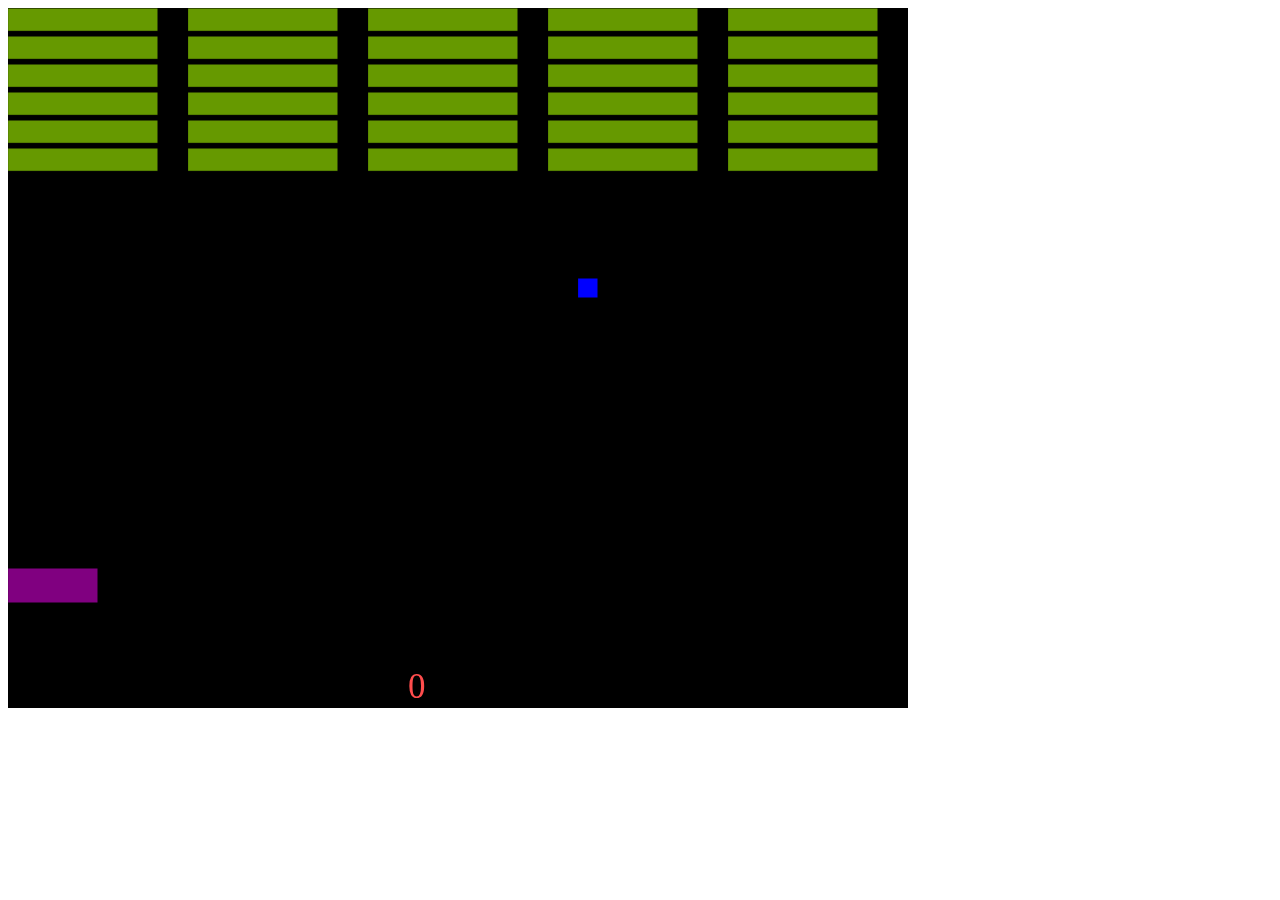
<file: breakout/index.html>
<!DOCTYPE html>
<html lang="cz">
<head>
    <meta charset="UTF-8">
    <meta http-equiv="X-UA-Compatible" content="IE=edge">
    <meta name="viewport" content="width=device-width, initial-scale=1.0">
    <title>Document</title>
</head>
<body>
    <script src="processing.js"></script>
    <script src="tridy.js"></script>
    <script src="sketch.js"></script>
</body>
</html>
</file>
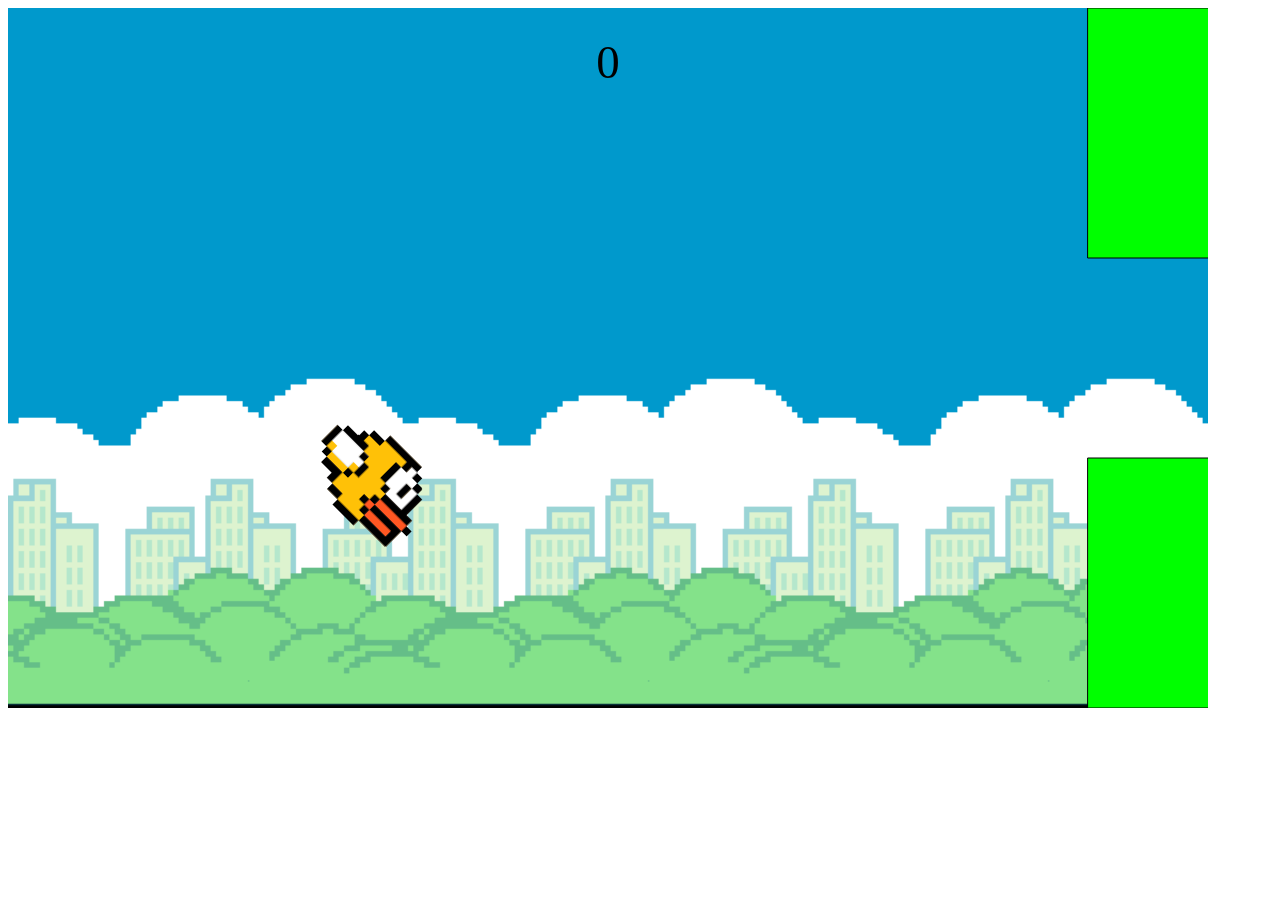
<file: flappy bird/index.html>
<!DOCTYPE html>
<html lang="cz">
<head>
    <meta charset="UTF-8">
    <meta http-equiv="X-UA-Compatible" content="IE=edge">
    <meta name="viewport" content="width=device-width, initial-scale=1.0">
    <title>Document</title>
</head>
<body>
    <script src="processing.js"></script>
    <script src="sketch.js"></script>
</body>
</html>
</file>
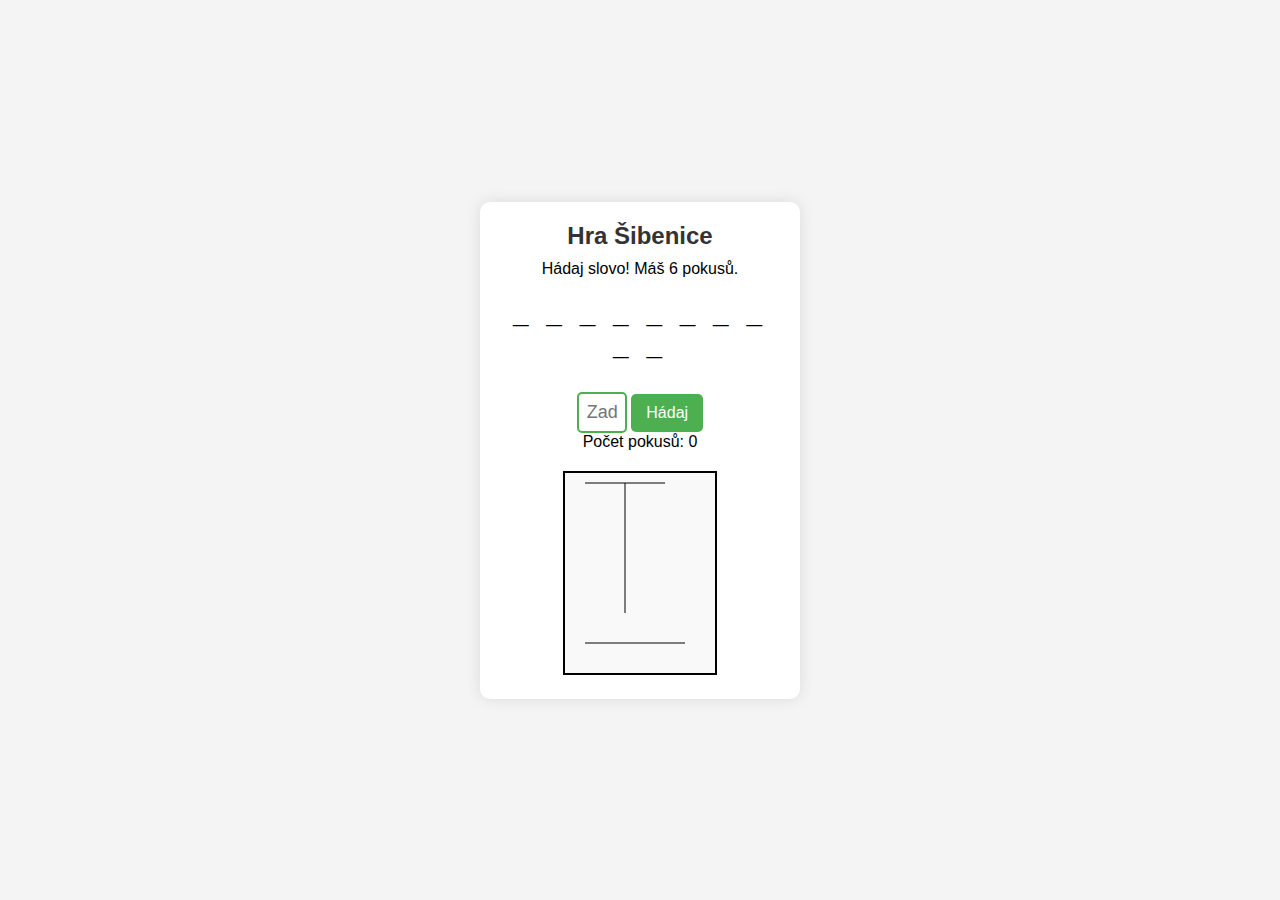
<file: hra2/index.html>
<!DOCTYPE html>
<html lang="cs">
<head>
    <meta charset="UTF-8">
    <meta name="viewport" content="width=device-width, initial-scale=1.0">
    <title>Hra Šibenice</title>
    <link rel="stylesheet" href="styles.css">
</head>
<body>
    <div id="game">
        <h1>Hra Šibenice</h1>
        <p>Hádaj slovo! Máš 6 pokusů.</p>
        <div id="wordDisplay"></div>
        <div>
            <input type="text" id="guessInput" maxlength="1" placeholder="Zadej písmeno" />
            <button id="guessButton">Hádaj</button>
        </div>
        <p id="message"></p>
        <p>Počet pokusů: <span id="attempts">0</span></p>
        <div id="hangmanDrawing">
            <canvas id="hangmanCanvas" width="150" height="200"></canvas>
        </div>
        <button id="resetButton" style="display:none;">Začít novou hru</button>
    </div>
    <script src="script.js"></script>
</body>
</html>
</file>
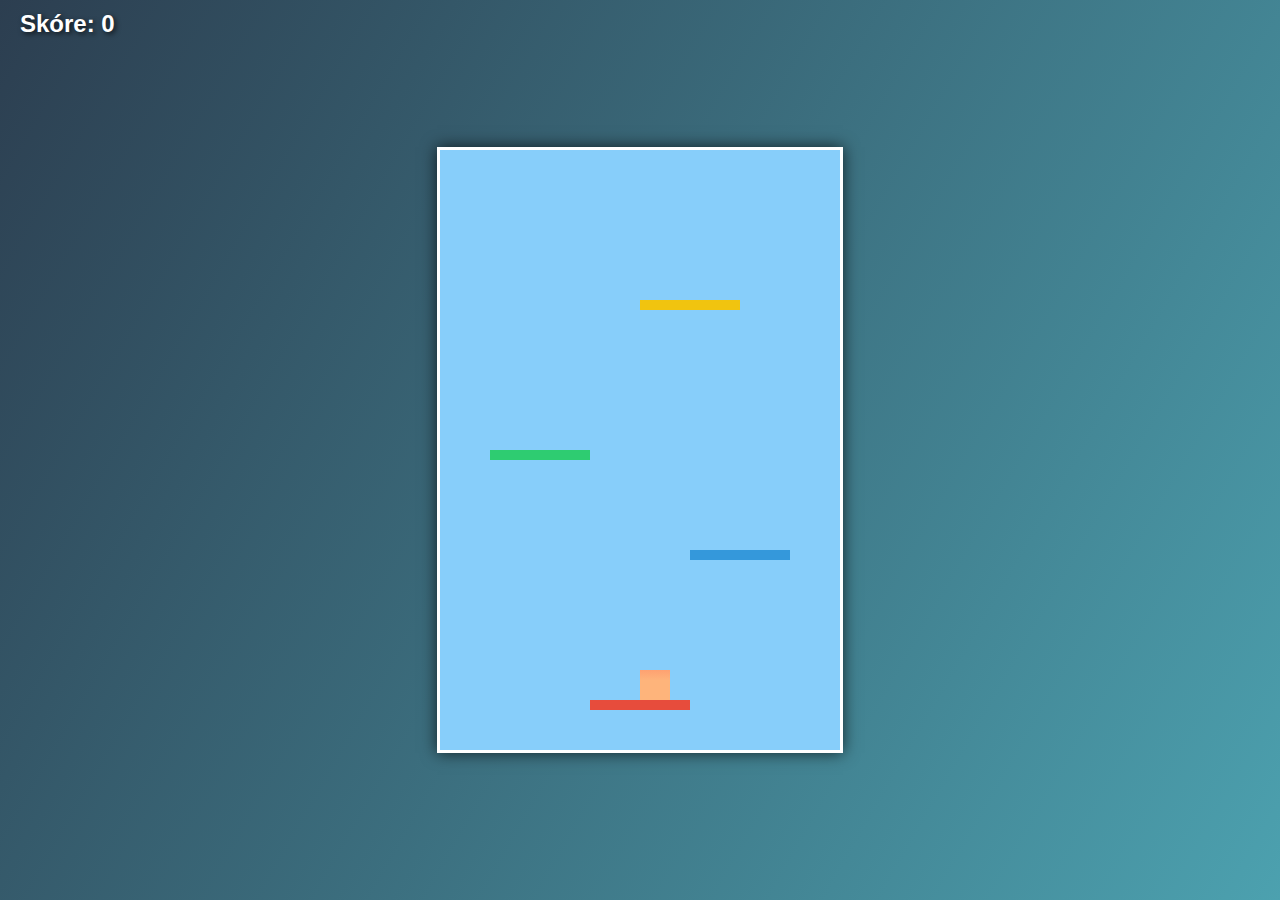
<file: hra3/index.html>
<!DOCTYPE html>
<html lang="cs">
<head>
  <meta charset="UTF-8">
  <title>Jump King Style Game</title>
  <style>
    /* Celkové nastavení pro tělo */
    body {
      display: flex;
      justify-content: center;
      align-items: center;
      height: 100vh;
      margin: 0;
      background: linear-gradient(120deg, #2c3e50, #4ca1af); /* Barevný přechod pro pozadí */
      overflow: hidden;
      font-family: 'Arial', sans-serif;
      color: white;
    }
 
    /* Styl pro canvas */
    canvas {
      border: 3px solid #ffffff;
      background-color: #87cefa; /* Světle modrá barva pozadí */
      box-shadow: 0 0 15px rgba(0, 0, 0, 0.7); /* Efekt stínu kolem canvasu */
      animation: glowingCanvas 1.5s ease-in-out infinite; /* Glowing efekt pro canvas */
    }
 
    /* Efekt záře kolem canvasu */
    @keyframes glowingCanvas {
      0% {
        box-shadow: 0 0 15px rgba(0, 0, 0, 0.7);
      }
      50% {
        box-shadow: 0 0 25px rgba(0, 255, 255, 0.7);
      }
      100% {
        box-shadow: 0 0 15px rgba(0, 0, 0, 0.7);
      }
    }
 
    /* Styl pro skóre */
    #scoreDisplay {
      position: absolute;
      top: 10px;
      left: 20px;
      color: #ffffff;
      font-size: 24px;
      font-weight: bold;
      text-shadow: 2px 2px 5px rgba(0, 0, 0, 0.7);
      font-family: 'Arial', sans-serif;
    }
 
    /* Pěkný styl pro tlačítka (pokud nějaká přidáme) */
    .btn {
      padding: 10px 20px;
      background-color: #3498db;
      color: white;
      border: none;
      font-size: 16px;
      cursor: pointer;
      border-radius: 5px;
      box-shadow: 0 0 10px rgba(0, 0, 0, 0.7);
      transition: all 0.3s ease;
    }
 
    .btn:hover {
      background-color: #2980b9;
      transform: scale(1.1);
    }
 
    /* Mód pro úpravu animací pro herní postavu */
    @keyframes jumpEffect {
      0% { transform: scale(1); }
      50% { transform: scale(1.1); }
      100% { transform: scale(1); }
    }
 
  </style>
</head>
<body>
  <div id="scoreDisplay">Skóre: 0</div>
  <canvas id="gameCanvas" width="400" height="600"></canvas>
  <script src="game.js"></script>
</body>
</html>
</file>
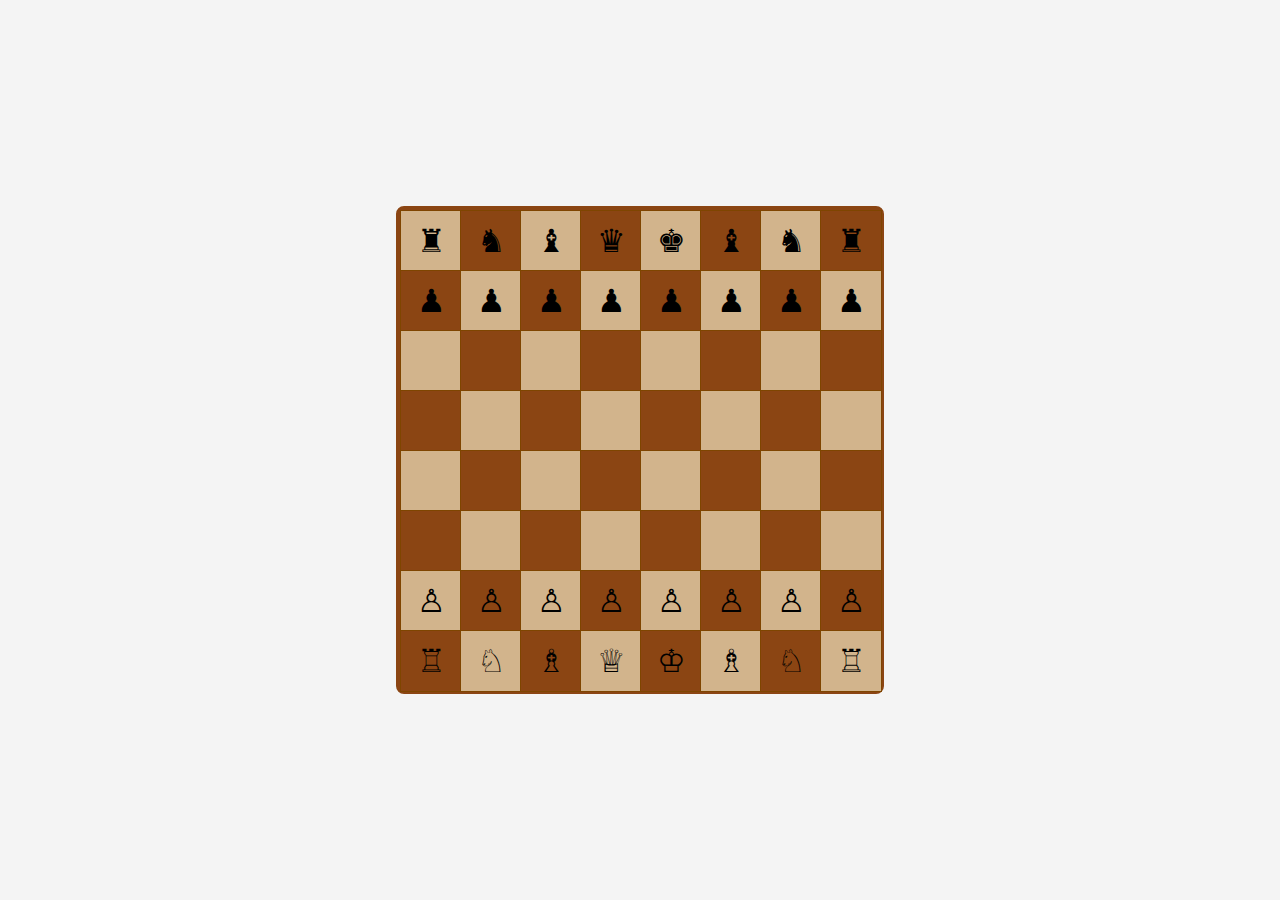
<file: hra4/index.html>
<!DOCTYPE html>
<html lang="cs">
<head>
    <meta charset="UTF-8">
    <meta name="viewport" content="width=device-width, initial-scale=1.0">
    <title>Šachovnice</title>
    <link rel="stylesheet" href="styles.css">
</head>
<body>
    <div class="board">
        <!-- Dynamicky naplníme šachovnici pomocí JavaScriptu -->
    </div>

    <script src="script.js"></script>
</body>
</html>
</file>
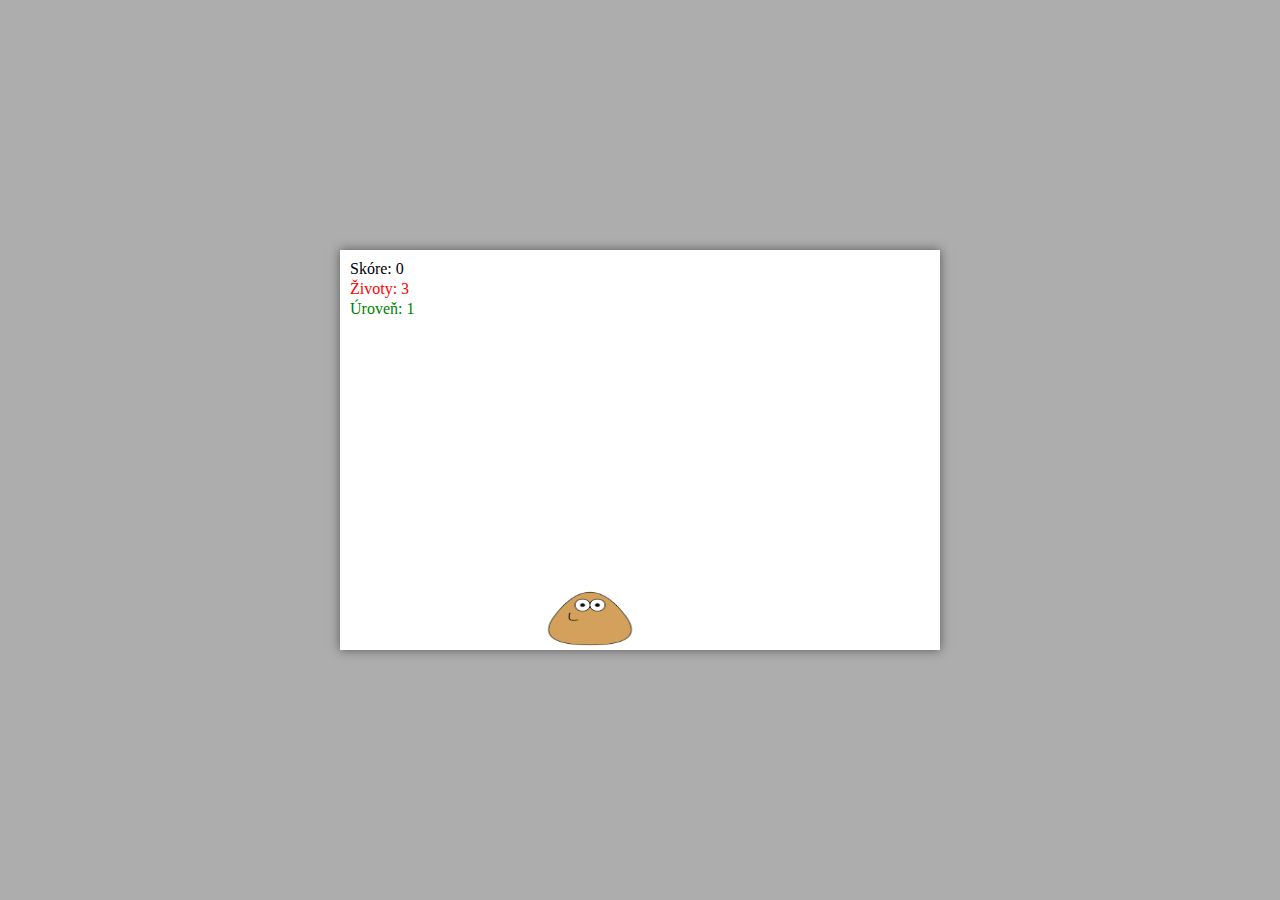
<file: pou/index.html>
<!DOCTYPE html>
<html lang="cs">
<head>
    <meta charset="UTF-8">
    <meta name="viewport" content="width=device-width, initial-scale=1.0">
    <title>Padající Čtverce</title>
    <link rel="stylesheet" href="styly.css">
</head>
<body>
<div id="gameArea">
    <div id="platform"></div>
</div>

<script src="script.js"></script>

</body>
</html>
</file>
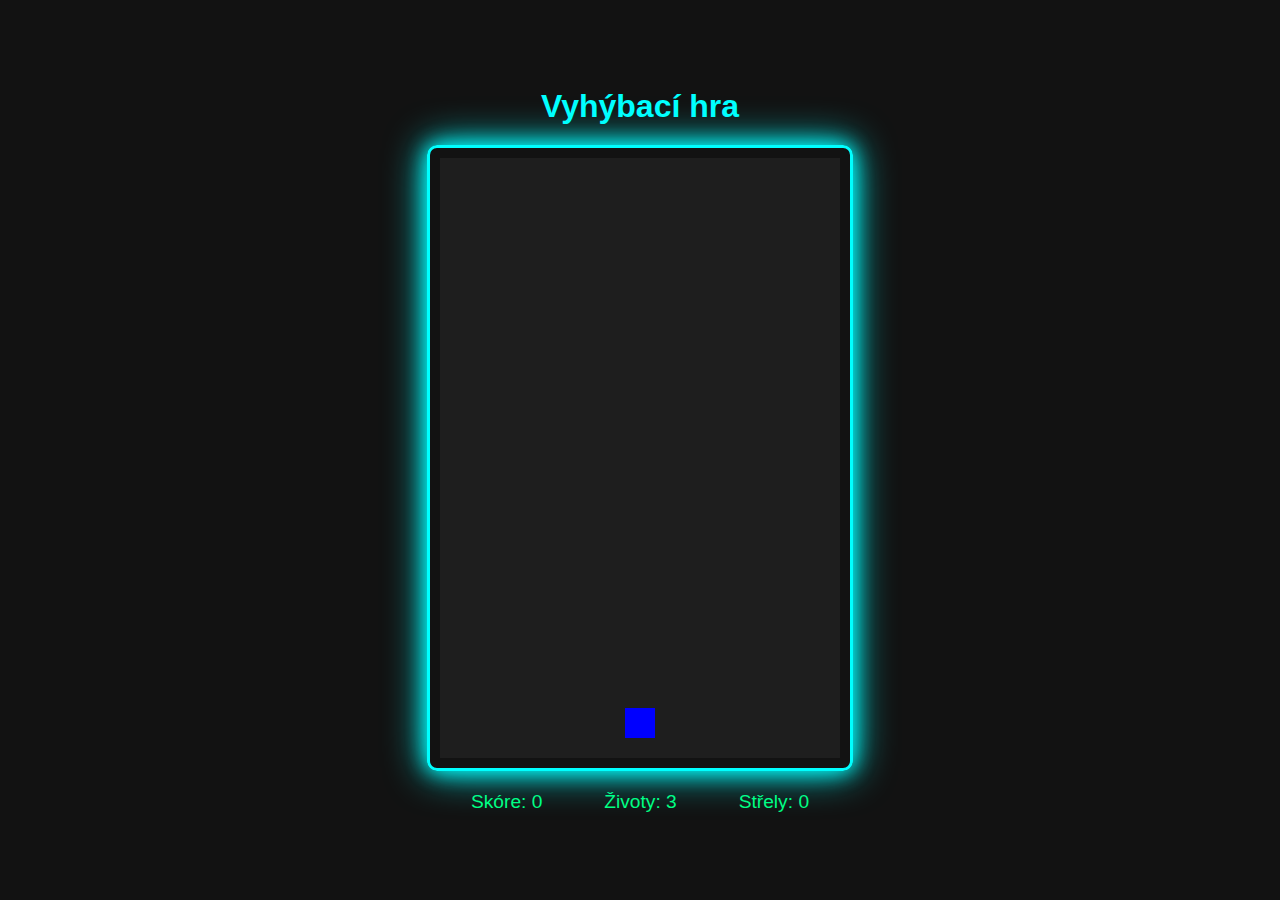
<file: hra/ïndex.html>
<!DOCTYPE html>
<html lang="cs">
<head>
  <meta charset="UTF-8">
  <meta name="viewport" content="width=device-width, initial-scale=1.0">
  <title>2D Hra v JavaScriptu</title>
  <link rel="stylesheet" href="style.css">
</head>
<body>
  <h1>Vyhýbací hra</h1>
  <div id="gameContainer">
    <canvas id="gameCanvas"></canvas>
  </div>
  <div id="gameStats">
    <span id="score">Skóre: 0</span>
    <span id="lives">Životy: 3</span>
    <span id="shots">Střely: 0</span>
  </div>
  <script src="game.js"></script>
</body>
</html>
</file>
<file: hra2/styles.css>
* {
    margin: 0;
    padding: 0;
    box-sizing: border-box;
}

body {
    font-family: 'Arial', sans-serif;
    background-color: #f4f4f4;
    display: flex;
    justify-content: center;
    align-items: center;
    height: 100vh;
    margin: 0;
}

#game {
    background-color: #fff;
    padding: 20px;
    text-align: center;
    border-radius: 10px;
    box-shadow: 0 0 15px rgba(0, 0, 0, 0.1);
    width: 320px;
}

h1 {
    font-size: 24px;
    color: #333;
    margin-bottom: 10px;
}

#wordDisplay {
    font-size: 28px;
    letter-spacing: 5px;
    font-weight: bold;
    margin: 20px 0;
}

input {
    padding: 8px;
    font-size: 18px;
    width: 50px;
    text-align: center;
    margin-top: 10px;
    border-radius: 5px;
    border: 2px solid #4CAF50;
    outline: none;
    transition: border-color 0.3s;
}

input:focus {
    border-color: #45a049;
}

button {
    padding: 10px 15px;
    margin-top: 10px;
    font-size: 16px;
    cursor: pointer;
    background-color: #4CAF50;
    color: white;
    border: none;
    border-radius: 5px;
    transition: background-color 0.3s;
}

button:hover {
    background-color: #45a049;
}

#hangmanDrawing {
    margin-top: 20px;
}

#hangmanCanvas {
    border: 2px solid #000;
    background-color: #f9f9f9;
}

#resetButton {
    background-color: #f44336;
    padding: 10px 20px;
    margin-top: 20px;
}

#resetButton:hover {
    background-color: #e53935;
}
</file>
<file: hra4/styles.css>
/* styles.css */
body {
    display: flex;
    justify-content: center;
    align-items: center;
    height: 100vh;
    margin: 0;
    background-color: #f4f4f4;
}

.board {
    display: grid;
    grid-template-columns: repeat(8, 60px);
    grid-template-rows: repeat(8, 60px);
    gap: 0;
    border: 4px solid #8b4513; /* Hnědý okraj kolem celé šachovnice */
    border-radius: 8px; /* Zaoblení rohů pro lepší vzhled */
}

.square {
    width: 60px;
    height: 60px;
    display: flex;
    align-items: center;
    justify-content: center;
    border: 1px solid #7f4500; /* Okraje jednotlivých políček s tmavším hnědým odstínem */
    font-size: 32px; /* Zvětšíme font pro figurky */
    cursor: pointer;
}

.square.black {
    background-color: #8b4513; /* Tmavě hnědá pro černá pole */
}

.square.white {
    background-color: #d2b48c; /* Světle hnědá pro bílá pole (barva "tan") */
}

.square.highlight {
    background-color: #90ee90; /* Světle zelená pro označená pole */
}
</file>
<file: pou/styly.css>
body, html {
    height: 100%;
    margin: 0;
    display: flex;
    justify-content: center;
    align-items: center;
    background-color: #adadad;
}
#gameArea {
    position: relative;
    width: 600px;
    height: 400px;
    background-color: #fff;
    overflow: hidden;
    box-shadow: 0 0 10px rgba(0,0,0,0.5);
}
.square {
    position: absolute;
    width: 50px;
    height: 50px;
}
</file>
<file: hra/style.css>
* {
    margin: 0;
    padding: 0;
    box-sizing: border-box;
  }
   
  body {
    display: flex;
    flex-direction: column;
    align-items: center;
    justify-content: center;
    height: 100vh;
    background-color: #121212;
    color: white;
    font-family: Arial, sans-serif;
  }
   
  h1 {
    margin-bottom: 20px;
    font-size: 2rem;
    color: #00ffff;
  }
   
  #gameContainer {
    position: relative;
    display: flex;
    justify-content: center;
    border: 3px solid #00ffff;
    padding: 10px;
    border-radius: 10px;
    box-shadow: 0 0 20px #00ffff, 0 0 40px #00ffff;
    overflow: hidden;
  }
   
  canvas {
    background-color: #1e1e1e;
    display: block;
  }
   
  #gameStats {
    display: flex;
    justify-content: space-around;
    width: 400px;
    margin-top: 20px;
    font-size: 1.2rem;
    color: #00ff7f;
  }
   
  #score, #lives, #shots {
    margin: 0 10px;
  }
</file>
